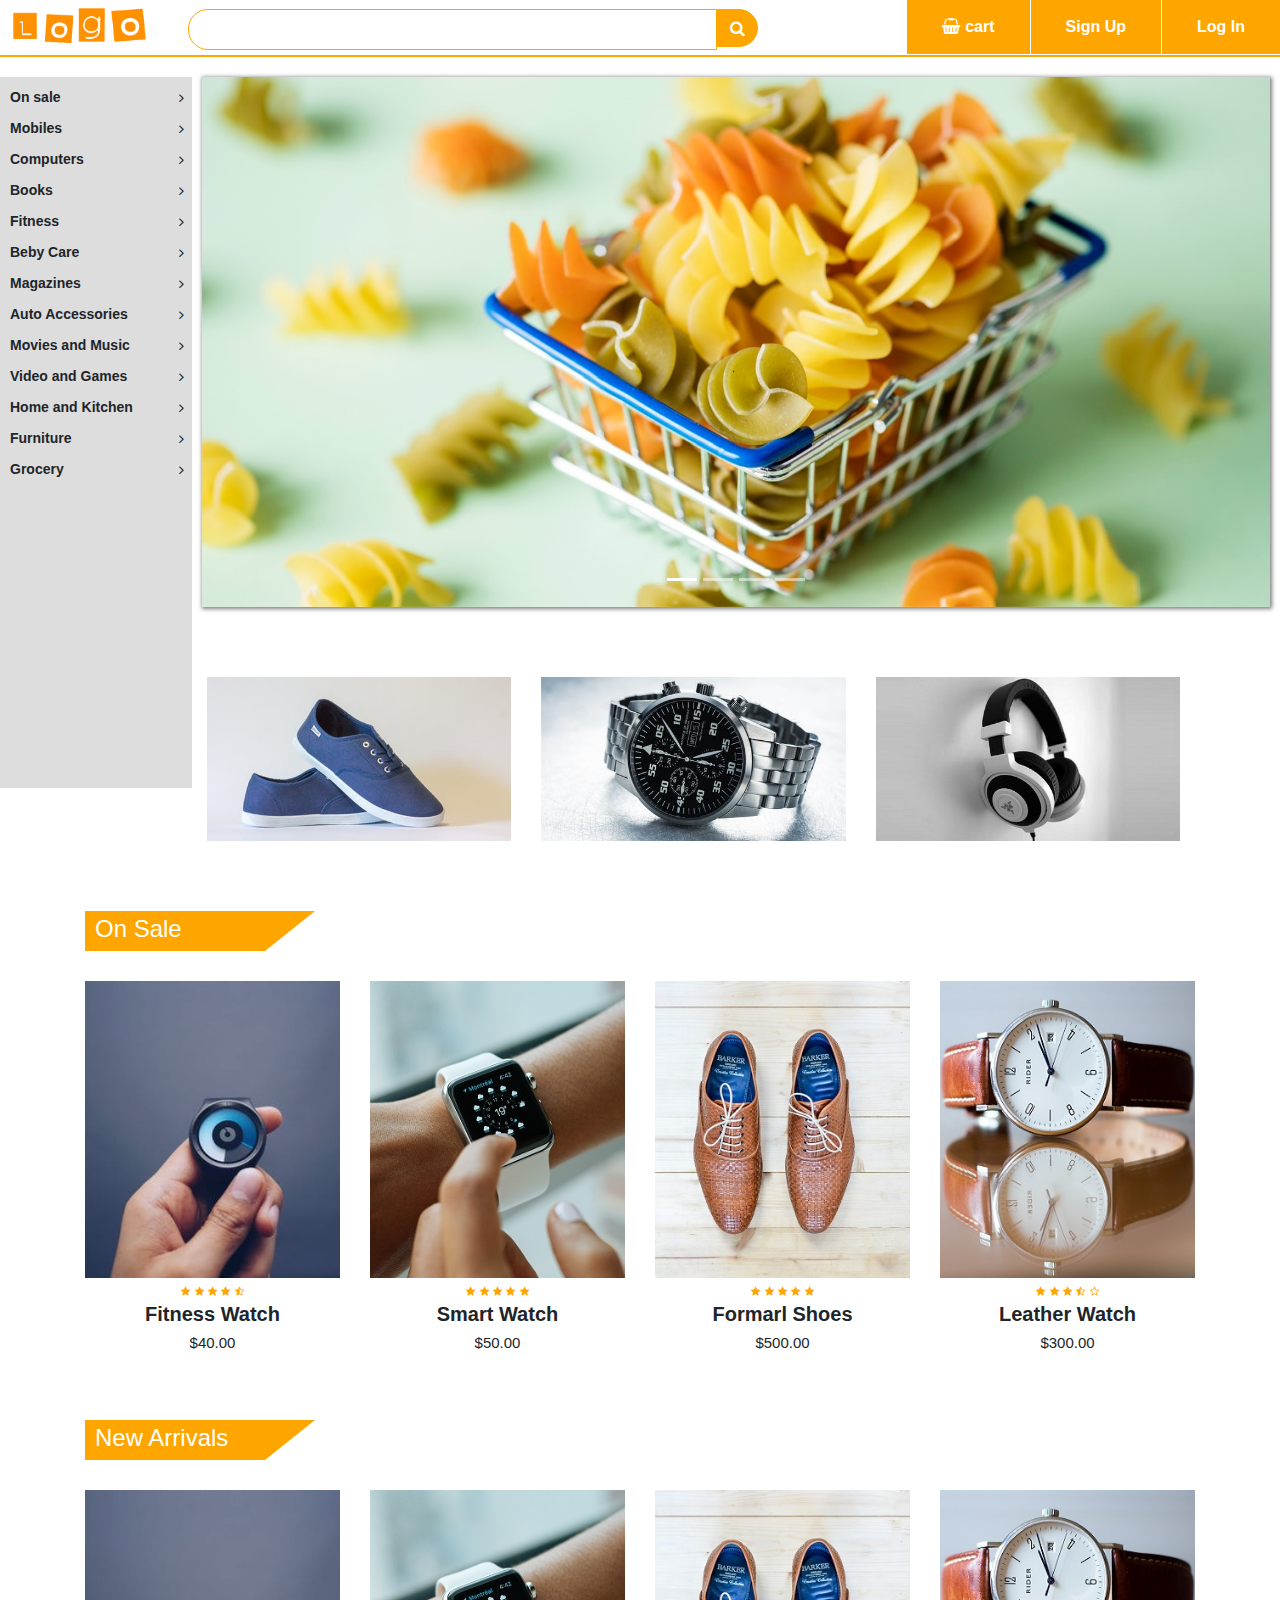
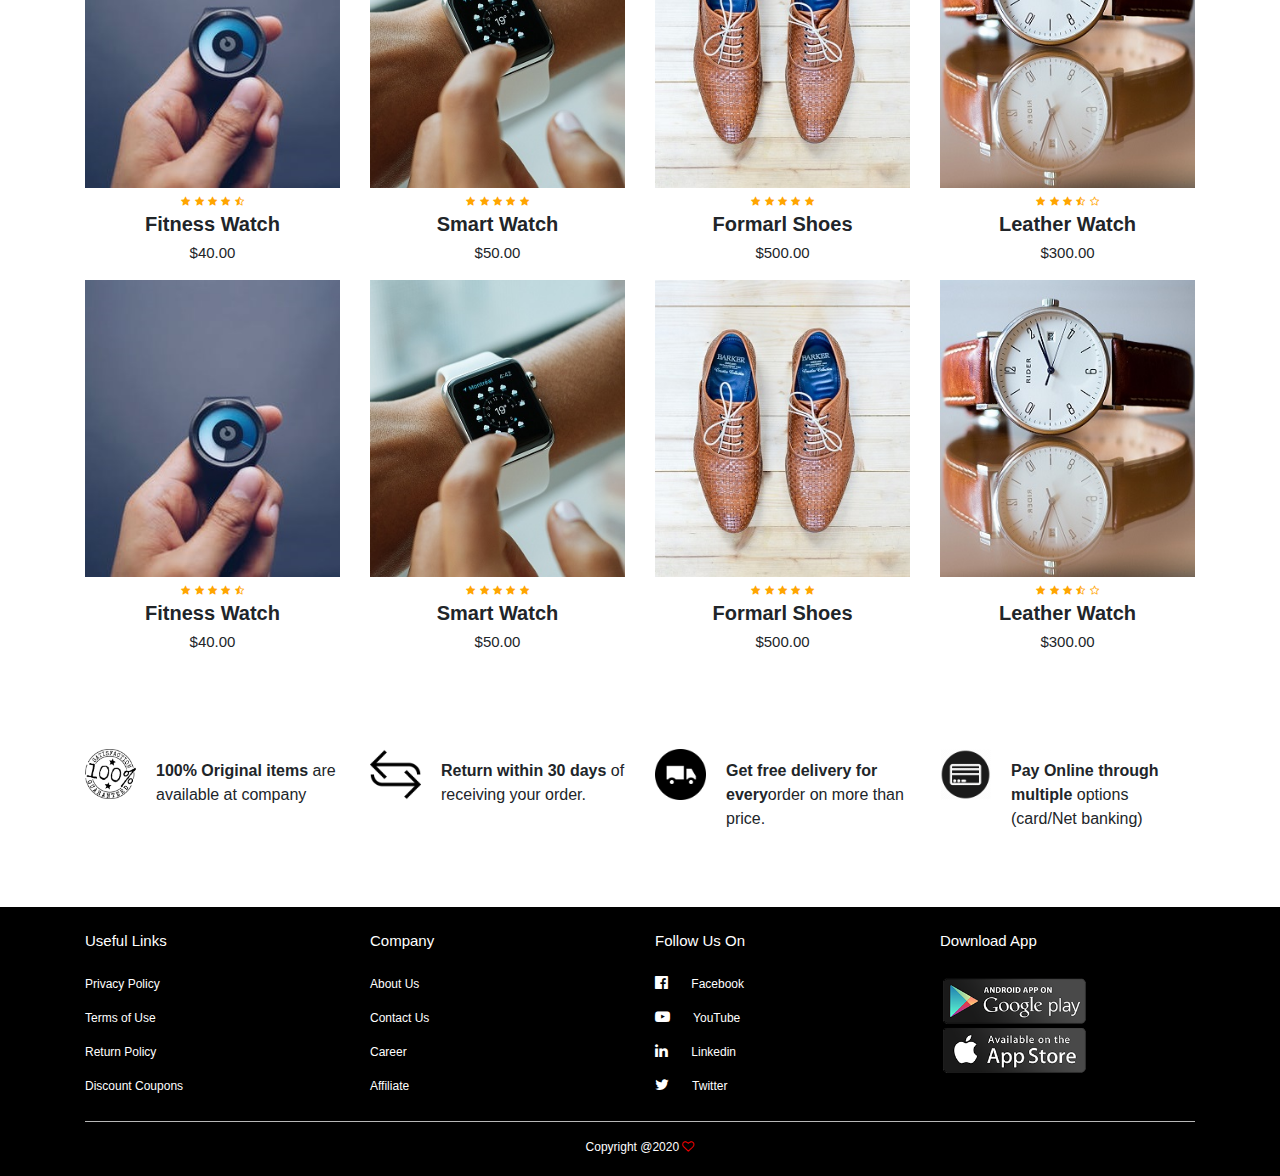
<file: index.html>
<html>
<head>
<title>E-Commerce Website </title>
<link rel="stylesheet" href="style.css">
<link rel="stylesheet" href="https://stackpath.bootstrapcdn.com/bootstrap/4.2.1/css/bootstrap.min.css">
<link rel="stylesheet" href="https://stackpath.bootstrapcdn.com/font-awesome/4.7.0/css/font-awesome.min.css">
<script src="https://code.jquery.com/jquery-3.3.1.slim.min.js"></script>
<script src="https://stackpath.bootstrapcdn.com/bootstrap/4.2.1/js/bootstrap.min.js"></script>
</head>
<body>
<div class="top-nav-bar">
<div class="search-box">
    <i class="fa fa-bars" id="menu-btn" onclick="openmenu()"></i>
    <i class="fa fa-times" id="close-btn" onclick="closemenu()"></i>
<img src="images/orange-logo.png" class="logo">
<input type="text" class="form-control">
<span class="input-group-text"><i class="fa fa-search"></i></span>
</div>
<div class="menu-bar">
<ul>
<li><a href="#"><i class="fa fa-shopping-basket"></i>cart</a></li>
<li><a href="#">Sign Up</a></li>
<li><a href="#">Log In</a></li>
</ul>
</div>
</div>

<section class="header">
<div class="side-menu" id="side-menu">
<ul>
        <li>On sale <i class="fa fa-angle-right"></i>
            <ul>
            <li>Sub Menu-1</li>
            <li>Sub Menu-1</li>
            <li>Sub Menu-1</li>
            <li>Sub Menu-1</li>
            </ul>
        </li>

        <li>Mobiles<i class="fa fa-angle-right"></i>
        <ul>
            <li>Sub Menu-2</li>
            <li>Sub Menu-2</li>
            <li>Sub Menu-2</li>
            <li>Sub Menu-2</li>
            </ul>
        </li>

        <li>Computers <i class="fa fa-angle-right"></i>
            <ul>
            <li>Sub Menu-3</li>
            <li>Sub Menu-3</li>
            <li>Sub Menu-3</li>
            <li>Sub Menu-3</li>
            </ul>
        </li>

        <li>Books <i class="fa fa-angle-right"></i>
            <ul>
            <li>Sub Menu-4</li>
            <li>Sub Menu-4</li>
            <li>Sub Menu-4</li>
            <li>Sub Menu-4</li>
            </ul>
        </li>

        <li>Fitness <i class="fa fa-angle-right"></i>
            <ul>
            <li>Sub Menu-5</li>
            <li>Sub Menu-5</li>
            <li>Sub Menu-5</li>
            <li>Sub Menu-5</li>
            </ul>
        </li>

        <li>Beby Care <i class="fa fa-angle-right"></i>
            <ul>
            <li>Sub Menu-6</li>
            <li>Sub Menu-6</li>
            <li>Sub Menu-6</li>
            <li>Sub Menu-6</li>
            </ul>
        </li>

        <li>Magazines <i class="fa fa-angle-right"></i>
            <ul>
            <li>Sub Menu-7</li>
            <li>Sub Menu-7</li>
            <li>Sub Menu-7</li>
            <li>Sub Menu-7</li>
            </ul>
        </li>

        <li>Auto Accessories <i class="fa fa-angle-right"></i>
            <ul>
            <li>Sub Menu-8</li>
            <li>Sub Menu-8</li>
            <li>Sub Menu-8</li>
            <li>Sub Menu-8</li>
            </ul>
        </li>

        <li>Movies and Music <i class="fa fa-angle-right"></i>
            <ul>
            <li>Sub Menu-9</li>
            <li>Sub Menu-9</li>
            <li>Sub Menu-9</li>
            <li>Sub Menu-9</li>
            </ul>
        </li>

        <li>Video and Games <i class="fa fa-angle-right"></i>
            <ul>
            <li>Sub Menu-10</li>
            <li>Sub Menu-10</li>
            <li>Sub Menu-10</li>
            <li>Sub Menu-10</li>
            </ul>
        </li>

        <li>Home and Kitchen <i class="fa fa-angle-right"></i>
            <ul>
            <li>Sub Menu-11</li>
            <li>Sub Menu-11</li>
            <li>Sub Menu-11</li>
            <li>Sub Menu-11</li>
            </ul>
        </li>

        <li>Furniture <i class="fa fa-angle-right"></i>
            <ul>
            <li>Sub Menu-12</li>
            <li>Sub Menu-12</li>
            <li>Sub Menu-12</li>
            <li>Sub Menu-12</li>
            </ul>
        </li>

        <li>Grocery <i class="fa fa-angle-right"></i>
            <ul>
            <li>Sub Menu-13</li>
            <li>Sub Menu-13</li>
            <li>Sub Menu-13</li>
            <li>Sub Menu-13</li>
            </ul>
        </li>
    </ul>
</div>
<div class="slider">
  <div id="slider" class="carousel slide carousel-fade" data-ride="carousel">
  <div class="carousel-inner">
    <div class="carousel-item active">
      <img src="images/img-1.jpeg" class="d-block w-100">
    </div>
    <div class="carousel-item">
      <img src="images/img-2.jpeg" class="d-block w-100">
    </div>
    <div class="carousel-item">
      <img src="images/img-3.jpeg" class="d-block w-100">
    </div>
      <div class="carousel-item">
      <img src="images/img-4.jpeg" class="d-block w-100">
    </div>
  </div>
  <ol class="carousel-indicators">
    <li data-target="#slider" data-slide-to="0" class="active"></li>
    <li data-target="#slider" data-slide-to="1"></li>
    <li data-target="#slider" data-slide-to="2"></li>
    <li data-target="#slider" data-slide-to="3"></li>
  </ol>
</div>
</div>

</section>

<!---------------featured-categories---------------->

<section class="featured-categories">
<div class="container">
 <div class="row">
     <div class="col-md-4">
     <img src="images/categories1.jpg">
    </div>
     <div class="col-md-4">
     <img src="images/categories2.jpeg">
    </div>
     <div class="col-md-4">
     <img src="images/categories3.jpeg">
    </div>
</div>
</div>
</section>

<!-----------------On Sale product------------------>
<section class="on-sale">
<div class="container">
    <div class="title-box">
    <h2>On Sale</h2>
    </div>
    <div class="row">
    <div class="col-md-3">
    <div class="product-top">
        <a href="product.html"><img src="images/product1.jpg"></a>
        <div class="overlay-right">
        <button type="button" class="btn btn-secondary" title="Quick Shop">
           <i class="fa fa-eye"></i>
        </button>
        <button type="button" class="btn btn-secondary" title="Add to Wishlist">
           <i class="fa fa-heart-o"></i>
        </button>
            <button type="button" class="btn btn-secondary" title="Add to Cart">
           <i class="fa fa-shopping-cart"></i>
        </button>
        </div>
    </div>
    <div class="product-bottom text-center">
      <i class="fa fa-star"></i>
      <i class="fa fa-star"></i>
      <i class="fa fa-star"></i>
      <i class="fa fa-star"></i>
      <i class="fa fa-star-half-o"></i>
        <h3>Fitness Watch</h3>
        <h5>$40.00</h5>
    </div>
    </div>

    <div class="col-md-3">
    <div class="product-top">
        <a href="product.html"><img src="images/product2.jpg"></a>
        <div class="overlay-right">
        <button type="button" class="btn btn-secondary" title="Quick Shop">
           <i class="fa fa-eye"></i>
        </button>
        <button type="button" class="btn btn-secondary" title="Add to Wishlist">
           <i class="fa fa-heart-o"></i>
        </button>
            <button type="button" class="btn btn-secondary" title="Add to Cart">
           <i class="fa fa-shopping-cart"></i>
        </button>
        </div>
    </div>
    <div class="product-bottom text-center">
      <i class="fa fa-star"></i>
      <i class="fa fa-star"></i>
      <i class="fa fa-star"></i>
      <i class="fa fa-star"></i>
      <i class="fa fa-star"></i>
        <h3>Smart Watch</h3>
        <h5>$50.00</h5>
    </div>
    </div>

    <div class="col-md-3">
    <div class="product-top">
        <a href="product.html"><img src="images/product3.jpg"></a>
        <div class="overlay-right">
        <button type="button" class="btn btn-secondary" title="Quick Shop">
           <i class="fa fa-eye"></i>
        </button>
        <button type="button" class="btn btn-secondary" title="Add to Wishlist">
           <i class="fa fa-heart-o"></i>
        </button>
            <button type="button" class="btn btn-secondary" title="Add to Cart">
           <i class="fa fa-shopping-cart"></i>
        </button>
        </div>
    </div>
    <div class="product-bottom text-center">
      <i class="fa fa-star"></i>
      <i class="fa fa-star"></i>
      <i class="fa fa-star"></i>
      <i class="fa fa-star"></i>
      <i class="fa fa-star"></i>
        <h3>Formarl Shoes</h3>
        <h5>$500.00</h5>
    </div>
    </div>

    <div class="col-md-3">
    <div class="product-top">
        <a href="product.html"><img src="images/product4.jpg"></a>
        <div class="overlay-right">
        <button type="button" class="btn btn-secondary" title="Quick Shop">
           <i class="fa fa-eye"></i>
        </button>
        <button type="button" class="btn btn-secondary" title="Add to Wishlist">
           <i class="fa fa-heart-o"></i>
        </button>
            <button type="button" class="btn btn-secondary" title="Add to Cart">
           <i class="fa fa-shopping-cart"></i>
        </button>
        </div>
    </div>
    <div class="product-bottom text-center">
      <i class="fa fa-star"></i>
      <i class="fa fa-star"></i>
      <i class="fa fa-star"></i>
      <i class="fa fa-star-half-o"></i>
      <i class="fa fa-star-o"></i>
        <h3>Leather Watch</h3>
        <h5>$300.00</h5>
    </div>
    </div>

    </div>
</div>
</section>

<!--------------New Products----------------->
<section class="new-products">
   <div class="container">
    <div class="title-box">
    <h2>New Arrivals</h2>
    </div>
    <div class="row">
    <div class="col-md-3">
    <div class="product-top">
        <a href="product.html"><img src="images/product1.jpg"></a>
        <div class="overlay-right">
        <button type="button" class="btn btn-secondary" title="Quick Shop">
           <i class="fa fa-eye"></i>
        </button>
        <button type="button" class="btn btn-secondary" title="Add to Wishlist">
           <i class="fa fa-heart-o"></i>
        </button>
            <button type="button" class="btn btn-secondary" title="Add to Cart">
           <i class="fa fa-shopping-cart"></i>
        </button>
        </div>
    </div>
    <div class="product-bottom text-center">
      <i class="fa fa-star"></i>
      <i class="fa fa-star"></i>
      <i class="fa fa-star"></i>
      <i class="fa fa-star"></i>
      <i class="fa fa-star-half-o"></i>
        <h3>Fitness Watch</h3>
        <h5>$40.00</h5>
    </div>
    </div>

    <div class="col-md-3">
    <div class="product-top">
        <a href="product.html"><img src="images/product2.jpg"></a>
        <div class="overlay-right">
        <button type="button" class="btn btn-secondary" title="Quick Shop">
           <i class="fa fa-eye"></i>
        </button>
        <button type="button" class="btn btn-secondary" title="Add to Wishlist">
           <i class="fa fa-heart-o"></i>
        </button>
            <button type="button" class="btn btn-secondary" title="Add to Cart">
           <i class="fa fa-shopping-cart"></i>
        </button>
        </div>
    </div>
    <div class="product-bottom text-center">
      <i class="fa fa-star"></i>
      <i class="fa fa-star"></i>
      <i class="fa fa-star"></i>
      <i class="fa fa-star"></i>
      <i class="fa fa-star"></i>
        <h3>Smart Watch</h3>
        <h5>$50.00</h5>
    </div>
    </div>

    <div class="col-md-3">
    <div class="product-top">
        <a href="product.html"><img src="images/product3.jpg"></a>
        <div class="overlay-right">
        <button type="button" class="btn btn-secondary" title="Quick Shop">
           <i class="fa fa-eye"></i>
        </button>
        <button type="button" class="btn btn-secondary" title="Add to Wishlist">
           <i class="fa fa-heart-o"></i>
        </button>
            <button type="button" class="btn btn-secondary" title="Add to Cart">
           <i class="fa fa-shopping-cart"></i>
        </button>
        </div>
    </div>
    <div class="product-bottom text-center">
      <i class="fa fa-star"></i>
      <i class="fa fa-star"></i>
      <i class="fa fa-star"></i>
      <i class="fa fa-star"></i>
      <i class="fa fa-star"></i>
        <h3>Formarl Shoes</h3>
        <h5>$500.00</h5>
    </div>
    </div>

    <div class="col-md-3">
    <div class="product-top">
        <a href="product.html"><img src="images/product4.jpg"></a>
        <div class="overlay-right">
        <button type="button" class="btn btn-secondary" title="Quick Shop">
           <i class="fa fa-eye"></i>
        </button>
        <button type="button" class="btn btn-secondary" title="Add to Wishlist">
           <i class="fa fa-heart-o"></i>
        </button>
            <button type="button" class="btn btn-secondary" title="Add to Cart">
           <i class="fa fa-shopping-cart"></i>
        </button>
        </div>
    </div>
    <div class="product-bottom text-center">
      <i class="fa fa-star"></i>
      <i class="fa fa-star"></i>
      <i class="fa fa-star"></i>
      <i class="fa fa-star-half-o"></i>
      <i class="fa fa-star-o"></i>
        <h3>Leather Watch</h3>
        <h5>$300.00</h5>
    </div>
    </div>

    <div class="col-md-3">
    <div class="product-top">
        <a href="product.html"><img src="images/product1.jpg"></a>
        <div class="overlay-right">
        <button type="button" class="btn btn-secondary" title="Quick Shop">
           <i class="fa fa-eye"></i>
        </button>
        <button type="button" class="btn btn-secondary" title="Add to Wishlist">
           <i class="fa fa-heart-o"></i>
        </button>
            <button type="button" class="btn btn-secondary" title="Add to Cart">
           <i class="fa fa-shopping-cart"></i>
        </button>
        </div>
    </div>
    <div class="product-bottom text-center">
      <i class="fa fa-star"></i>
      <i class="fa fa-star"></i>
      <i class="fa fa-star"></i>
      <i class="fa fa-star"></i>
      <i class="fa fa-star-half-o"></i>
        <h3>Fitness Watch</h3>
        <h5>$40.00</h5>
    </div>
    </div>

    <div class="col-md-3">
    <div class="product-top">
        <a href="product.html"><img src="images/product2.jpg"></a>
        <div class="overlay-right">
        <button type="button" class="btn btn-secondary" title="Quick Shop">
           <i class="fa fa-eye"></i>
        </button>
        <button type="button" class="btn btn-secondary" title="Add to Wishlist">
           <i class="fa fa-heart-o"></i>
        </button>
            <button type="button" class="btn btn-secondary" title="Add to Cart">
           <i class="fa fa-shopping-cart"></i>
        </button>
        </div>
    </div>
    <div class="product-bottom text-center">
      <i class="fa fa-star"></i>
      <i class="fa fa-star"></i>
      <i class="fa fa-star"></i>
      <i class="fa fa-star"></i>
      <i class="fa fa-star"></i>
        <h3>Smart Watch</h3>
        <h5>$50.00</h5>
    </div>
    </div>

    <div class="col-md-3">
    <div class="product-top">
        <a href="product.html"><img src="images/product3.jpg"></a>
        <div class="overlay-right">
        <button type="button" class="btn btn-secondary" title="Quick Shop">
           <i class="fa fa-eye"></i>
        </button>
        <button type="button" class="btn btn-secondary" title="Add to Wishlist">
           <i class="fa fa-heart-o"></i>
        </button>
            <button type="button" class="btn btn-secondary" title="Add to Cart">
           <i class="fa fa-shopping-cart"></i>
        </button>
        </div>
    </div>
    <div class="product-bottom text-center">
      <i class="fa fa-star"></i>
      <i class="fa fa-star"></i>
      <i class="fa fa-star"></i>
      <i class="fa fa-star"></i>
      <i class="fa fa-star"></i>
        <h3>Formarl Shoes</h3>
        <h5>$500.00</h5>
    </div>
    </div>

    <div class="col-md-3">
    <div class="product-top">
        <a href="product.html"><img src="images/product4.jpg"></a>
        <div class="overlay-right">
        <button type="button" class="btn btn-secondary" title="Quick Shop">
           <i class="fa fa-eye"></i>
        </button>
        <button type="button" class="btn btn-secondary" title="Add to Wishlist">
           <i class="fa fa-heart-o"></i>
        </button>
            <button type="button" class="btn btn-secondary" title="Add to Cart">
           <i class="fa fa-shopping-cart"></i>
        </button>
        </div>
    </div>
    <div class="product-bottom text-center">
      <i class="fa fa-star"></i>
      <i class="fa fa-star"></i>
      <i class="fa fa-star"></i>
      <i class="fa fa-star-half-o"></i>
      <i class="fa fa-star-o"></i>
        <h3>Leather Watch</h3>
        <h5>$300.00</h5>
    </div>
    </div>

    </div>
</div>
</section>

<!----------------Website features----------------->

<section class="website-features">
<div class="container">
<div class="row">
<div class="col-md-3 feature-box">
<img src="images/feature-1.png">
<div class="feature-text">
<p><b>100% Original items </b>are available at company</p>
</div>
</div>
<div class="col-md-3 feature-box">
<img src="images/feature-2.png">
<div class="feature-text">
<p><b>Return within 30 days </b>of receiving your order.</p>
</div>
</div>
<div class="col-md-3 feature-box">
<img src="images/feature-3.png">
<div class="feature-text">
<p><b>Get free delivery for every</b>order on more than price.</p>
</div>
</div>
<div class="col-md-3 feature-box">
<img src="images/feature-4.png">
<div class="feature-text">
<p><b>Pay Online through multiple </b>options (card/Net banking)</p>
</div>
</div>
</div>
</div>
</section>

<!------------Footer----------->
<section class="footer">
<div class="container tex-center">
    <div class="row">
        <div class="col-md-3">
            <h1>Useful Links</h1>
            <p>Privacy Policy</p>
            <p>Terms of Use</p>
            <p>Return Policy</p>
            <p>Discount Coupons</p>
        </div>

        <div class="col-md-3">
            <h1>Company</h1>
            <p>About Us</p>
            <p>Contact Us</p>
            <p>Career</p>
            <p>Affiliate</p>
        </div>
        <div class="col-md-3">
            <h1>Follow Us On</h1>
            <p><i class="fa fa-facebook-official"></i> Facebook</p>
            <p><i class="fa fa-youtube-play"></i> YouTube</p>
            <p><i class="fa fa-linkedin"></i> Linkedin</p>
            <p><i class="fa fa-twitter"></i> Twitter</p>
        </div>
        <div class="col-md-3 footer-image">
            <h1>Download App</h1>
            <img src="images/app-logo.png">
        </div>
    </div>
    <hr>
    <p class="copyright"> Copyright @2020 <i class="fa fa-heart-o"></i></p>
</div>
</section>


  <script>
    function openmenu()
      {
          document.getElementById("side-menu").style.display="block";
          document.getElementById("menu-btn").style.display="none";
          document.getElementById("close-btn").style.display="block";
      }
      function closemenu()
      {
          document.getElementById("side-menu").style.display="none";
          document.getElementById("menu-btn").style.display="block";
          document.getElementById("close-btn").style.display="none";
      }
    </script>  






</body>
</html>
</file>
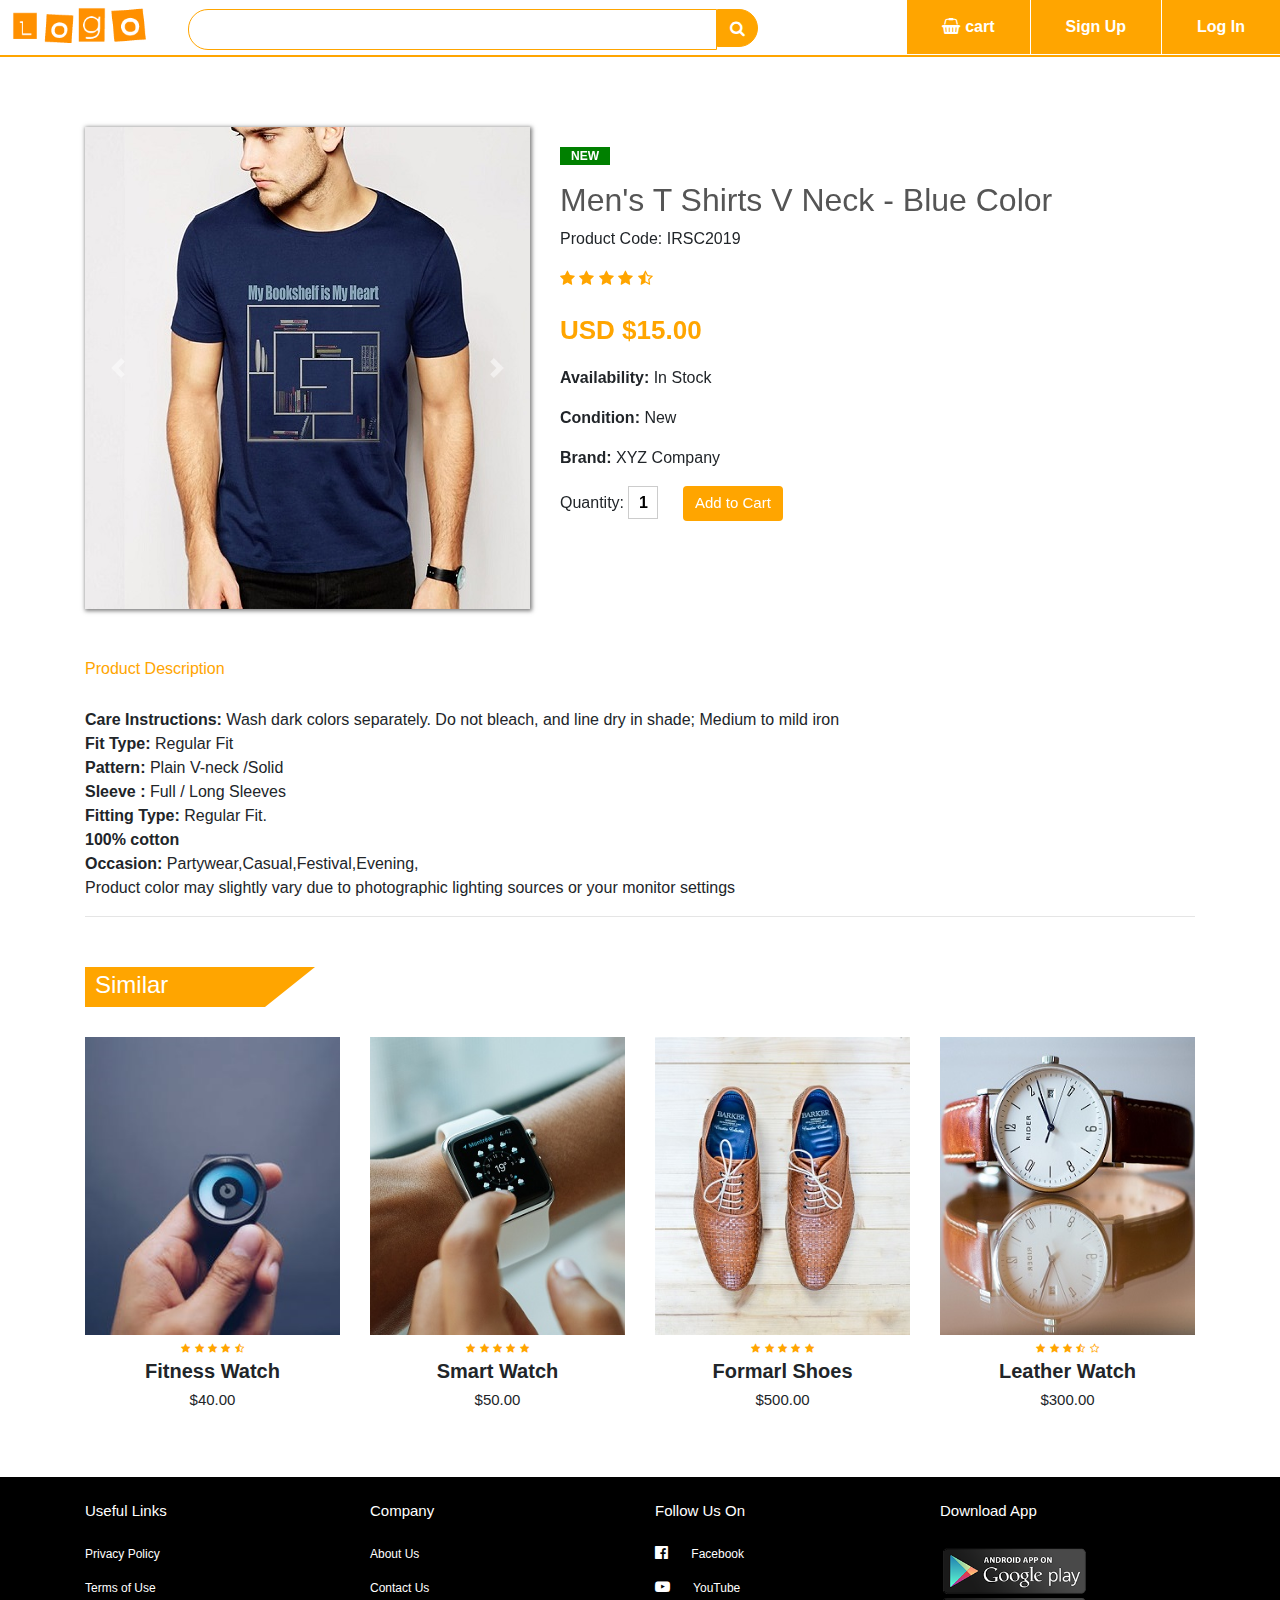
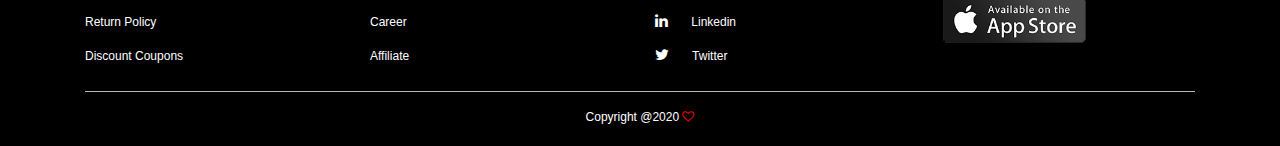
<file: product.html>
<html>
<head>
<title>E-Commerce Website Single Product</title>
<link rel="stylesheet" href="style.css">
<link rel="stylesheet" href="https://stackpath.bootstrapcdn.com/bootstrap/4.2.1/css/bootstrap.min.css">
<link rel="stylesheet" href="https://stackpath.bootstrapcdn.com/font-awesome/4.7.0/css/font-awesome.min.css">
<script src="https://code.jquery.com/jquery-3.3.1.slim.min.js"></script>
<script src="https://stackpath.bootstrapcdn.com/bootstrap/4.2.1/js/bootstrap.min.js"></script>
</head>
<body>
<div class="top-nav-bar">
<div class="search-box">
    
    <a href="index.html"><img src="images/orange-logo.png" class="logo"></a>
<input type="text" class="form-control">
<span class="input-group-text"><i class="fa fa-search"></i></span>
</div> 
<div class="menu-bar">
<ul>
<li><a href="#"><i class="fa fa-shopping-basket"></i>cart</a></li>    
<li><a href="#">Sign Up</a></li>    
<li><a href="#">Log In</a></li>    
</ul>   
</div> 
</div>

<!-------------Single Product------------->    

<section class="single-product">
<div class="container">
<div class="row">
<div class="col-md-5">
    <div id="product-slider" class="carousel slide carousel-fade" data-ride="carousel">
  <div class="carousel-inner">
    <div class="carousel-item active">
      <img src="images/pic-1.jpg" class="d-block">
    </div>
    <div class="carousel-item">
      <img src="images/pic-2.jpg" class="d-block">
    </div>
    <div class="carousel-item">
      <img src="images/pic-3.jpg" class="d-block">
    </div>
      <a class="carousel-control-prev" href="#product-slider" role="button" data-slide="prev">
    <span class="carousel-control-prev-icon" aria-hidden="true"></span>
    <span class="sr-only">Previous</span>
  </a>
  <a class="carousel-control-next" href="#product-slider" role="button" data-slide="next">
    <span class="carousel-control-next-icon" aria-hidden="true"></span>
    <span class="sr-only">Next</span>
  </a>
  </div>
  
</div>
</div>   
    
 <div class="col-md-7">
     <p class="new-arrival text-center">NEW</p>
     <h2>Men's T Shirts V Neck - Blue Color</h2>
    <p>Product Code: IRSC2019</p>
     
     <i class="fa fa-star"></i>  
      <i class="fa fa-star"></i>  
      <i class="fa fa-star"></i>  
      <i class="fa fa-star"></i>  
      <i class="fa fa-star-half-o"></i>
        
     <p class="price">USD $15.00</p>
     <p><b>Availability:</b> In Stock</p>
     <p><b>Condition:</b> New</p>
     <p><b>Brand:</b> XYZ Company</p>
     <label>Quantity: </label>
     <input type="text" value="1">
     <button type="button" class="btn btn-primary">Add to Cart</button>
</div>    
</div>    
</div>    
</section>
    
<!------------product-description-------------->
    
<section class="product-description">
<div class="container">
<h6>Product Description</h6>
<p>
  <b>Care Instructions:</b> Wash dark colors separately. Do not bleach, and line dry in shade; Medium to mild iron </br>
  <b>Fit Type:</b> Regular Fit </br>
  <b>Pattern:</b> Plain V-neck /Solid </br>
  <b>Sleeve :</b> Full / Long Sleeves </br>
  <b>Fitting Type:</b> Regular Fit.</br>
  <b>100% cotton </b> </br>
  <b>Occasion:</b> Partywear,Casual,Festival,Evening,</br>
   Product color may slightly vary due to photographic lighting sources or your monitor settings</p>
    
<hr>    
</div> 
    
<div class="container">
    <div class="title-box">
    <h2>Similar</h2>
    </div>
    <div class="row">
    <div class="col-md-3">
    <div class="product-top">
        <a href="product.html"><img src="images/product1.jpg"></a> 
        <div class="overlay-right">
        <button type="button" class="btn btn-secondary" title="Quick Shop">
           <i class="fa fa-eye"></i> 
        </button>
        <button type="button" class="btn btn-secondary" title="Add to Wishlist">
           <i class="fa fa-heart-o"></i> 
        </button>
            <button type="button" class="btn btn-secondary" title="Add to Cart">
           <i class="fa fa-shopping-cart"></i> 
        </button>
        </div>
    </div>
    <div class="product-bottom text-center">
      <i class="fa fa-star"></i>  
      <i class="fa fa-star"></i>  
      <i class="fa fa-star"></i>  
      <i class="fa fa-star"></i>  
      <i class="fa fa-star-half-o"></i>  
        <h3>Fitness Watch</h3>
        <h5>$40.00</h5>
    </div>
    </div>
        
    <div class="col-md-3">
    <div class="product-top">
        <a href="product.html"><img src="images/product2.jpg"></a> 
        <div class="overlay-right">
        <button type="button" class="btn btn-secondary" title="Quick Shop">
           <i class="fa fa-eye"></i> 
        </button>
        <button type="button" class="btn btn-secondary" title="Add to Wishlist">
           <i class="fa fa-heart-o"></i> 
        </button>
            <button type="button" class="btn btn-secondary" title="Add to Cart">
           <i class="fa fa-shopping-cart"></i> 
        </button>
        </div>
    </div>
    <div class="product-bottom text-center">
      <i class="fa fa-star"></i>  
      <i class="fa fa-star"></i>  
      <i class="fa fa-star"></i>  
      <i class="fa fa-star"></i>  
      <i class="fa fa-star"></i>  
        <h3>Smart Watch</h3>
        <h5>$50.00</h5>
    </div>
    </div>
        
    <div class="col-md-3">
    <div class="product-top">
        <a href="product.html"><img src="images/product3.jpg"></a> 
        <div class="overlay-right">
        <button type="button" class="btn btn-secondary" title="Quick Shop">
           <i class="fa fa-eye"></i> 
        </button>
        <button type="button" class="btn btn-secondary" title="Add to Wishlist">
           <i class="fa fa-heart-o"></i> 
        </button>
            <button type="button" class="btn btn-secondary" title="Add to Cart">
           <i class="fa fa-shopping-cart"></i> 
        </button>
        </div>
    </div>
    <div class="product-bottom text-center">
      <i class="fa fa-star"></i>  
      <i class="fa fa-star"></i>  
      <i class="fa fa-star"></i>  
      <i class="fa fa-star"></i>  
      <i class="fa fa-star"></i>  
        <h3>Formarl Shoes</h3>
        <h5>$500.00</h5>
    </div>
    </div>
     
    <div class="col-md-3">
    <div class="product-top">
        <a href="product.html"><img src="images/product4.jpg"></a> 
        <div class="overlay-right">
        <button type="button" class="btn btn-secondary" title="Quick Shop">
           <i class="fa fa-eye"></i> 
        </button>
        <button type="button" class="btn btn-secondary" title="Add to Wishlist">
           <i class="fa fa-heart-o"></i> 
        </button>
            <button type="button" class="btn btn-secondary" title="Add to Cart">
           <i class="fa fa-shopping-cart"></i> 
        </button>
        </div>
    </div>
    <div class="product-bottom text-center">
      <i class="fa fa-star"></i>  
      <i class="fa fa-star"></i>  
      <i class="fa fa-star"></i>  
      <i class="fa fa-star-half-o"></i>  
      <i class="fa fa-star-o"></i>  
        <h3>Leather Watch</h3>
        <h5>$300.00</h5>
    </div>
    </div>    
    
    </div>
</div>
    
</section>
    

    
    
 <!------------Footer----------->
<section class="footer">
<div class="container tex-center">
    <div class="row">
        <div class="col-md-3">
            <h1>Useful Links</h1>
            <p>Privacy Policy</p>
            <p>Terms of Use</p>
            <p>Return Policy</p>
            <p>Discount Coupons</p>
        </div>
        
        <div class="col-md-3">
            <h1>Company</h1>
            <p>About Us</p>
            <p>Contact Us</p>
            <p>Career</p>
            <p>Affiliate</p>
        </div>
        <div class="col-md-3">
            <h1>Follow Us On</h1>
            <p><i class="fa fa-facebook-official"></i> Facebook</p>
            <p><i class="fa fa-youtube-play"></i> YouTube</p>
            <p><i class="fa fa-linkedin"></i> Linkedin</p>
            <p><i class="fa fa-twitter"></i> Twitter</p>
        </div>
        <div class="col-md-3 footer-image">
            <h1>Download App</h1>
            <img src="images/app-logo.png">
        </div>
    </div>
    <hr>
    <p class="copyright"> Copyright @2020 <i class="fa fa-heart-o"></i></p>
</div>    
</section>  
    
</body>
</file>
<file: style.css>
*
{
    margin: 0;
    padding: 0;
}
body
{
    font-family: sans-serif;
}
.top-nav-bar
{
   height: 57px;
    top: 0;
    position: sticky;
    background: #fff;
    margin-bottom: 20px;
    border-bottom: 2px solid orange;
    z-index: 2;
}
.logo
{
    height: 40px;
    margin: 5px 10px;
}
.form-control
{
    margin-top: 9px;
    margin-left: 30px;
    border: 1px solid orange !important;
    border-top-left-radius: 20px !important;
    border-bottom-left-radius: 20px !important;
    border-top-right-radius: 0 !important;
    border-bottom-right-radius: 0 !important;
    box-shadow: none !important;

}
.input-group-text
{
    background: orange !important;
    border: 1px solid orange !important;
    margin: 8.5px 10px 3px 0 !important;
    border-top-left-radius: 0px !important;
    border-bottom-left-radius: 0px !important;
    border-top-right-radius: 20px !important;
    border-bottom-right-radius: 20px !important;
    cursor: pointer;
}
.search-box
{
    display: inline-flex;
    width: 60%;
}
.fa-search
{
    color: #fff;
}
.menu-bar
{
    width: 40%;
    height: 57px;
    float: right;
}
.menu-bar ul
{
    display: inline-flex;
    float: right;
}
.menu-bar ul li
{
    border-left: 1px solid #fff;
    list-style-type: none;
    padding: 15px 35px;
    text-align: center;
    background-color: orange;
    cursor: pointer;
}
.menu-bar ul li a
{
    font-size: 16px;
    font-weight: bold;
    color: #fff;
    text-decoration: none;
}
.fa-shopping-basket
{
    margin-right: 5px;
}
@media only screen and (max-width: 980px)
{
    .top-nav-bar
    {
        height: 118px;
        border-bottom: 0;
    }
    .search-box
    {
        width: 100%;
    }
    .menu-bar
    {
        width: 100%;
    }
    .menu-bar ul
    {
        margin: 10px 0;
        width: 100%;
    }
    .menu-bar ul li
    {
        height: 57px;
        width: 100%;
    }
}




/*----------------Side-menu--------------*/
.side-menu
{
    height: 79%;
    width: 15%;
    font-size: 14px;
    float: left;
    z-index: 2;
    background-color: #ddd;
}
.side-menu ul
{
    margin-left: 10px;
}
.side-menu ul li
{
    list-style-type: none;
    font-weight: bold;
    margin-top: 10px;
    cursor: pointer;
}
.side-menu ul li:hover
{
    color: orange;
}
.side-menu ul li ul
{
    display: none;
    z-index: 10;
    top: 77px;
}
.side-menu ul li:hover ul
{
    display: block;
    height: 400px;
    margin-left: 14%;
    padding: 0 100px 10px 10px;
    position: fixed;
    background: #ececec;
    box-shadow: 1px 1px 4px 1px rgba(0,0,0,0.5);
}
.fa-angle-right
{
    margin-top: 4px;
    margin-right: 8px;
    float: right;
}
#menu-btn, #close-btn
{
    font-size: 30px;
    margin: 10px;
    color: orange;
    display: none;
}

@media only screen and (max-width: 980px)
{
    .side-menu
    {
        width: 34%;
        z-index: 20;
        top: 133px;
        position: fixed;
        font-size: 12px;
        display: none;
        background: #f1f3f4;
    }
    .side-menu ul li ul
    {
        top: 133px;
    }
    .side-menu ul li:hover ul
    {
        margin-left: 31%;
    }
    #menu-btn
    {
        display: block;
    }
}
/*-----------------slider CSS-------------------*/

.slider
{
    width: 85%;
    margin-left: 15%;
    padding: 0 10px;
}
.carousel
{
    box-shadow: 1px 1px 4px 1px rgba(0,0,0,0.5);
}
.carousel-indicators
{
    z-index: 1 !important;
}
@media only screen and (max-width: 980px)
{
    .slider
    {
        width: 100%;
        margin-left: 0;
    }
}

/*------------featured-categories CSS------------*/

.featured-categories
{
    margin: 50px 0;
}
.featured-categories img
{
    width: 100%;
    padding: 20px 0;
    transition: 1s;
    cursor: pointer;
}
.featured-categories img:hover
{
    transform: scale(1.1);
}

/*---------------On Sale product CSS----------------*/

.title-box
{
    background: orange;
    color: #fff;
    width: 180px;
    padding: 4px 10px;
    height: 40px;
    margin-bottom: 30px;
    display: flex;
}
.title-box h2
{
    font-size: 24px;
}
.title-box::after
{
    content: '';
    border-top: 40px solid orange;
    border-right: 50px solid transparent;
    position: absolute;
    display: flex;
    margin-top: -4px;
    margin-left: 170px;
}

/*-------------product-top CSS----------------*/
.product-top img
{
    width: 100%;
}
.overlay-right
{
    display: block;
    opacity: 0;
    position: absolute;
    top: 10%;
    margin-left: 0;
    width: 70px;
}
.overlay-right .fa
{
    cursor: pointer;
    background-color: #fff;
    color: #000;
    height: 35px;
    width: 35px;
    font-size: 20px;
    padding: 7px;
    margin-top: 5%;
    margin-bottom: 5%;
}
.overlay-right .btn-secondary
{
    background: none !important;
    border: none !important;
    box-shadow: none !important;
}
.product-top:hover .overlay-right
{
    opacity: 1;
    margin-left: 5%;
    transition: 0.5s;
}

/*--------------Product-bottom-CSS---------------*/

.product-bottom .fa
{
    color: orange;
    font-size: 10px;
}
.product-bottom h3
{
    font-size: 20px;
    font-weight: bold;
}
.product-bottom h5
{
    font-size: 15px;
    padding-bottom: 10px;
}
.new-products
{
    margin: 50px 0;
}
/*----------website-features-------------*/
.website-features
{
   margin: 60px 0;
}

.website-features img
{
    width: 20%;
}
.feature-text
{
    margin-top: 10px;
    float: right;
    width: 80%;
    padding-left: 20px;
}
.feature-box
{
    padding-top: 20px;
}

/*--------------footer---------------*/
.footer
{
    margin-top: 50px;
    background: #000;
    color: #fff;
}
.footer h1
{
    font-size: 15px;
    margin: 25px 0;
}
.footer p
{
    font-size: 12px;
}
.copyright
{
    margin-bottom: -80px;
    text-align: center;
    font-size: 15px;
    padding-bottom: 20px;
}
.fa-heart-o
{
    color: red;
    font-size: 15px;
}
.footer hr
{
    margin-top: 10px;
    background-color: #ccc;
}
.footer-image img
{
    width: 150px;
}
.footer .row .fa
{
    padding-right: 20px;
    font-size: 15px;
}


/*----------------single-product---------------*/
.single-product
{
    margin-top: 70px;
}
.new-arrival
{
    background: green;
    width: 50px;
    color: #fff;
    font-size: 12px;
    font-weight: bold;
    margin-top: 20px;
}
.col-md-7 h2
{
    color: #555;
}
.single-product .fa
{
    color: orange;
}
.single-product .price
{
    color: orange;
    font-size: 26px;
    font-weight: bold;
    padding-top: 20px;
}
.single-product input
{
    border: 1px solid #ccc;
    font-weight: bold;
    height: 33px;
    text-align: center;
    width: 30px;
}

.single-product .btn-primary
{
    background: orange !important;
    color: #fff;
    font-size: 15px;
    margin-left: 20px;
    border: none;
    box-shadow: none !important;
}
/*--------------product-description---------------*/
.product-description h6
{
    margin-top: 50px;
    color: orange;
}
.product-description p
{
    margin-top: 30px;
}
.product-description hr
{
    margin-bottom: 50px;
}
</file>
